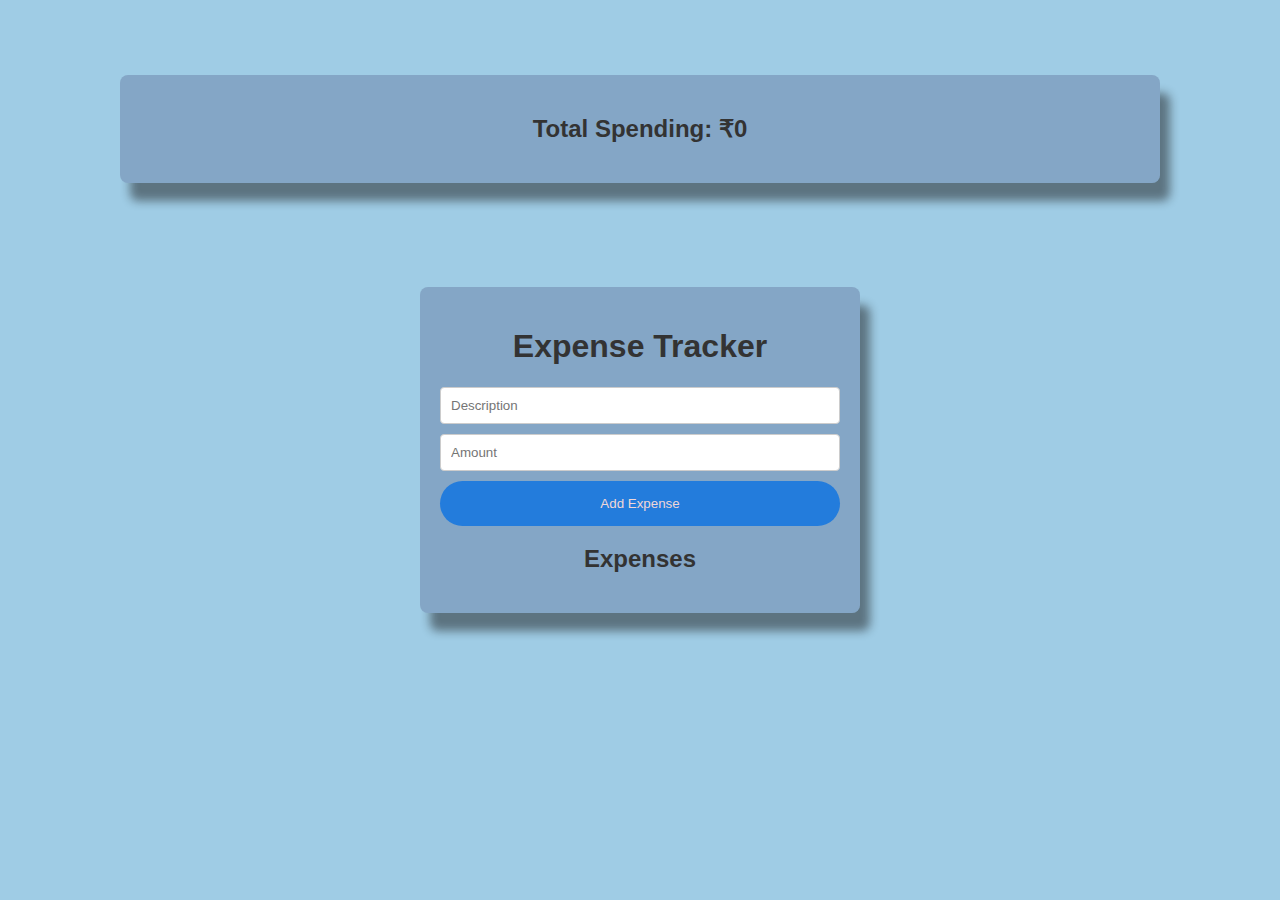
<file: JavaScript/Expense-Tracker/index.html>
<!DOCTYPE html>
<html lang="en">
<head>
    <meta charset="UTF-8">
    <meta name="viewport" content="width=device-width, initial-scale=1.0">
    <title>Expense Tracker</title>
    <link rel="stylesheet" href="style.css">
</head>
<body>
    <div class="container">
        <h1>Expense Tracker</h1>
        <form id="expense-form">
            <input type="text" id="description" placeholder="Description" required>
            <input type="number" id="amount" placeholder="Amount" required>
            <button type="submit">Add Expense</button>
        </form>
        <h2>Expenses</h2>
        <ul id="expense-list"></ul>
    </div>
    
    <script>
        document.getElementById('expense-form').addEventListener('submit', function(event) {
            event.preventDefault();
            addExpense();
        });

        function addExpense() {
            const description = document.getElementById('description').value;
            const amount = parseFloat(document.getElementById('amount').value);
            if (description && !isNaN(amount)) {
                const expenseList = document.getElementById('expense-list');
                const li = document.createElement('li');
                li.innerHTML = `
                    ${description} - ₹${amount.toFixed(2)}
                    <div>
                        <button onclick="editExpense(this)">Edit</button>
                        <button onclick="deleteExpense(this)">Delete</button>
                    </div>
                `;
                expenseList.appendChild(li);
                updateTotalSpending();
                document.getElementById('expense-form').reset();
            }
        }

        function editExpense(button) {
            const li = button.parentElement.parentElement;
            const [description, amount] = li.firstChild.textContent.split(' - ₹');
            document.getElementById('description').value = description;
            document.getElementById('amount').value = parseFloat(amount);
            deleteExpense(button);
        }

        function deleteExpense(button) {
            const li = button.parentElement.parentElement;
            li.remove();
            updateTotalSpending();
        }

        function updateTotalSpending() {
            const expenseList = document.getElementById('expense-list').children;
            let total = 0;
            for (let i = 0; i < expenseList.length; i++) {
                const amount = parseFloat(expenseList[i].firstChild.textContent.split(' - ₹')[1]);
                total += amount;
            }
            document.getElementById('total-spending').textContent = total.toFixed(2);
        }
    </script>
    <footer>
        <h2>Total Spending: ₹<span id="total-spending">0</span></h2>
    </footer>
</body>
</html>
</file>
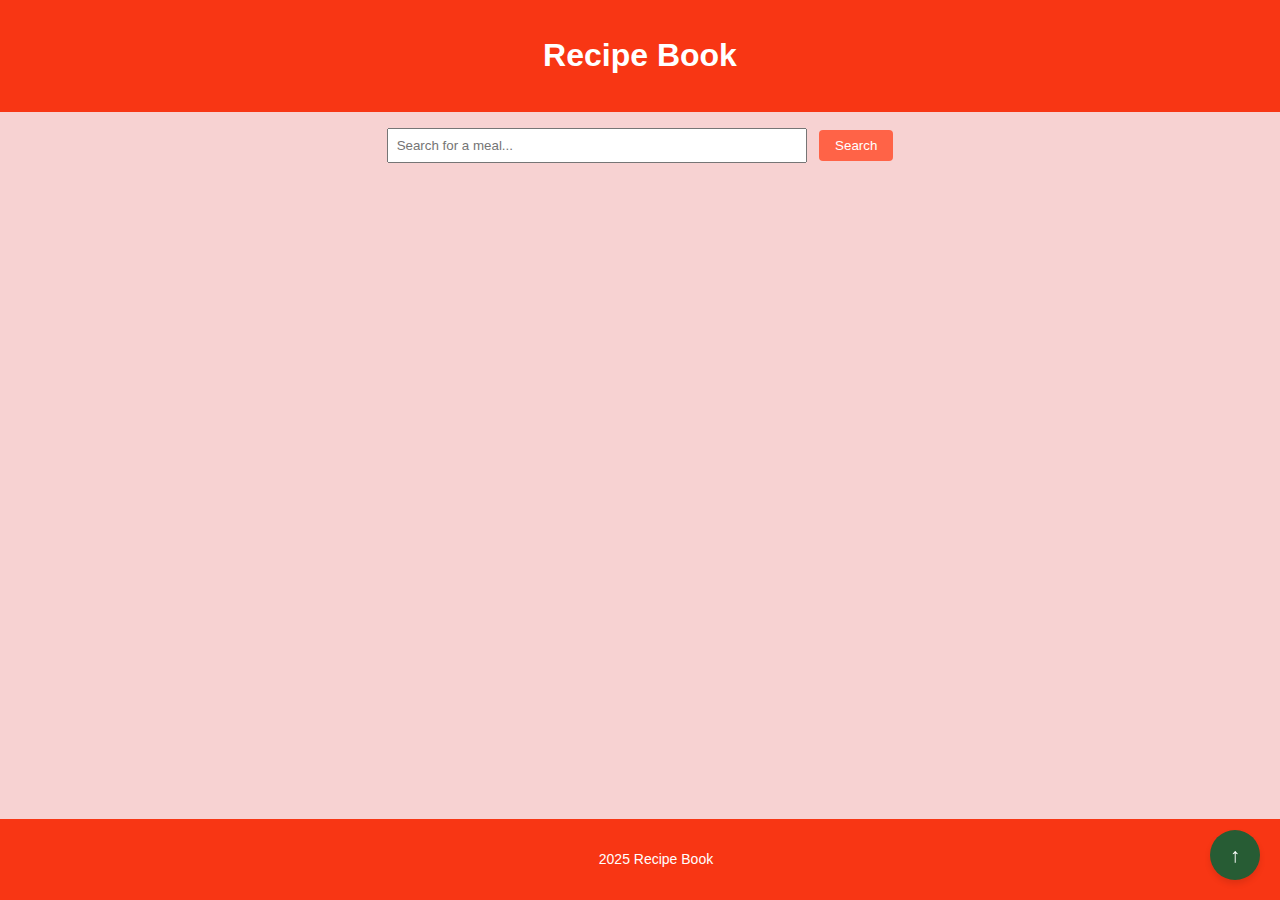
<file: JavaScript/Recipe/index.html>
<!DOCTYPE html>
<html lang="en">
<head>
    <meta charset="UTF-8">
    <meta name="viewport" content="width=device-width, initial-scale=1.0">
    <title>Recipe Book</title>
    <script src="script.js" ></script>
    <link rel="stylesheet" href="style.css">
</head>
<body>
    <header>
        <h1>Recipe Book</h1>
    </header>
    <div class="container">
        <div class="search-bar">
            <input type="text" id="search" placeholder="Search for a meal...">
            <button onclick="searchMeal()">Search</button>
        </div>
        <div id="results"></div>
    </div>
    <button id="toTopBtn" onclick="scrollToTop()">↑</button>
    <footer>
        <p style="color: white;">2025 Recipe Book</p>
    </footer>
</body>
</html>
</file>
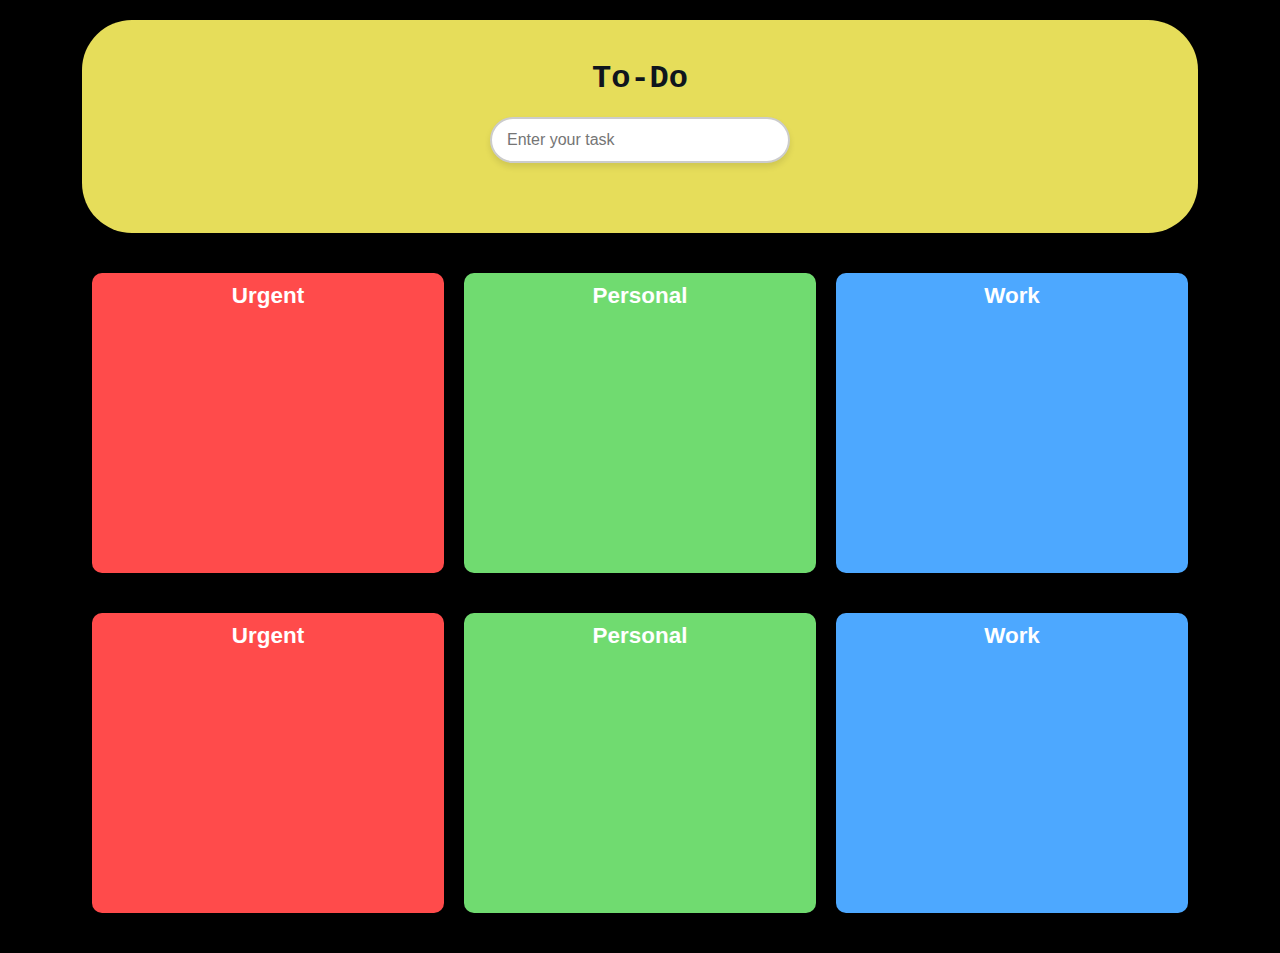
<file: JavaScript/ToDo/index.html>
<!DOCTYPE html>
<html lang="en">
<head>
    <meta charset="UTF-8" />
    <meta name="viewport" content="width=device-width, initial-scale=1.0" />
    <title>To-Do Application</title>
    <link rel="stylesheet" href="style.css" />
    <script src="script.js" defer></script>
</head>
<body>
    <div class="header"> 
        <h1>To-Do</h1>
        <div class="input-container">
            <input type="text" id="taskInput" placeholder="Enter your task" />
        </div>
    </div>
    <div id="cate" class="container">
        <button onclick="addTask('urgent')" class="category urgent" id="urgent">
            <h3>Urgent</h3>
        </button>
        <button onclick="addTask('personal')" class="category personal" id="personal">
            <h3>Personal</h3>
        </button>
        <button onclick="addTask('work')" class="category work" id="work">
            <h3>Work</h3>
        </button>
    </div>
    <div id="comp" class="comp-container">
        <div class="comp urgent" id="urgentc">
            <h3>Urgent</h3>
        </div>
        <div class="comp personal" id="personalc">
            <h3>Personal</h3>
        </div>
        <div class="comp work" id="workc">
            <h3>Work</h3>
        </div>
    </div>
</body>
</html>
</file>
<file: JavaScript/Expense-Tracker/style.css>
body {
    font-family: Arial, sans-serif;
    background-color: #9fcce5;
    margin: 0;
    padding: 0;
    display: flex;
    justify-content: center;
    align-items: center;
    height: 100vh;
}
.container {
    background: #42467647;
    padding: 20px;

    border-radius: 8px;
    box-shadow: 10px 18px 10px rgba(21, 20, 20, 0.48);
    width: 400px;
}
footer {
    background: #42467647;
    padding: 20px;
    border-radius: 8px;
    box-shadow: 10px 18px 10px rgba(21, 20, 20, 0.48);
    width: 1000px;
    text-align: center;
    margin-top: auto;
    position: absolute;
    top: 75px;
    left: 50%;
    transform: translateX(-50%);
}
h1, h2 {
    text-align: center;
    color: #333;
}
form {
    display: flex;
    flex-direction: column;
    gap: 10px;
}
input[type="text"], input[type="number"] {
    padding: 10px;
    border: 1px solid #ccc;
    border-radius: 4px;
}
button {
    padding: 15px;
    border:none;
    border-radius: 40px;
    background-color: #237cdc;
    color: #efd7d7;
    cursor: pointer;
}
button:hover {
    background-color: #2d66cf;
}
ul {
    list-style:none;
    padding: 0;
}
li {
    background: #f9f9f9;
    padding: 10px;
    border: 1px solid #ddd;
    border-radius: 4px;
    margin-bottom: 10px;
    display: flex;
    justify-content: space-between;
    align-items:center;
}
li button {
    background-color: #dc3545;
    margin-left: 10px;
}
li button:hover {
    background-color: #c82333;
    
}
</file>
<file: JavaScript/Recipe/style.css>
body {
    font-family: Arial, sans-serif;
    margin: 0;
    padding: 0;
    background-color: #f7d2d2;
}
.res-img {
    width: 100%; 
    border-radius: 8px; 
    margin-bottom: 12px;
}
h3 {
    font-family: Arial, sans-serif; 
    color: #333;
}
p {
    font-family: Arial, sans-serif; 
    color: #666; 
    font-size: 14px; 
    line-height: 1.5;
}
#res {
    border: 1px solid #ccc; 
    border-radius: 8px; 
    padding: 16px; 
    margin: 8px; 
    max-width: 300px; 
    text-align: center; 
    box-shadow: 0 4px 8px rgba(0, 0, 0, 0.1);
}
header {
    background-color: #f83614;
    color: white;
    padding: 1rem;
    text-align: center;
}
.container {
    padding: 1rem;
}
.search-bar {
    margin-bottom: 1rem;
    text-align: center;
}
.search-bar input {
    padding: 0.5rem;
    width: 70%;
    max-width: 400px;
    margin-right: 0.5rem;
}
.search-bar button {
    padding: 0.5rem 1rem;
    background-color: #ff6347;
    color: white;
    border: none;
    cursor: pointer;
    border-radius: 4px;
}
.search-bar button:hover {
    background-color: #e5533d;
}
.meal-card {
    background: white;
    border: 1px solid #ddd;
    border-radius: 8px;
    margin-bottom: 1rem;
    padding: 1rem;
    box-shadow: 0 2px 4px rgba(0, 0, 0, 0.1);
    text-align: center;
}
.meal-card img {
    border-radius: 8px;
    margin-bottom: 0.5rem;
}
footer {
    text-align: center;
    padding: 1rem;
    background-color: #f83614;
    color: white;
    position: fixed;
    bottom: 0;
    width: 100%;
}
#results {
    display: grid;
    grid-template-columns: repeat(auto-fit, minmax(250px, 1fr));
    gap: 1rem;
}
#toTopBtn {
    position: fixed;
    bottom: 20px;
    right: 20px;
    width: 50px;
    height: 50px;
    border: none;
    border-radius: 50%;
    background-color: #275c34;
    color: white;
    font-size: 20px;
    cursor: pointer;
    box-shadow: 0 4px 6px rgba(0, 0, 0, 0.1);
    z-index: 1000; /* Ensure it stays above other elements */
}

#toTopBtn:hover {
    background-color: #0056b3;
}
</file>
<file: JavaScript/ToDo/style.css>
@media (max-width: 768px) {
    .container, .comp-container {
        flex-direction: column;
        height: auto; /* Adjust height for vertical stacking */
    }

    .urgent, .personal, .work {
        margin: 10px 0; /* Add spacing between sections */
        width: 100%; /* Ensure full width for mobile view */
    }

    .input-container {
        flex-direction: column;
        align-items: center;
    }

    input, select, button {
        width: 100%; /* Full width for inputs and buttons */
    }
}


* {
    margin: 0;
    padding: 0;
    box-sizing: border-box;
    font-family: Arial, sans-serif;
}

h1 {
    font-family: 'Courier New', Courier, monospace;
    color: #0f151d;
    font-size: 2rem;
    font-weight: bold;
    margin-top: -30px;
    padding-bottom: 20px;
}

body {
    background-color: #000;
    display: flex;
    flex-direction: column;
    align-items: center;
    justify-content: flex-start;
    min-height: 100vh;
    padding: 20px;
    color: #333;
    font-size: 16px;
}

.header {
    width: 90%;
    background-color: #e6dd5a;
    padding: 70px;
    text-align: center;
    border-radius: 50px;
    margin-bottom: 20px;
    color: #fff;
    font-size: 1.5rem;
    font-weight: bold;
}

.input-container input {
    width: 300px;
    padding: 12px 15px;
    font-size: 16px;
    border: 2px solid #ccc;
    border-radius: 25px;
    outline: none;
    transition: 0.3s ease;
    box-shadow: 0 4px 6px rgba(0, 0, 0, 0.1);
    color: #333;
    background-color: #fff;
}

.input-container input:focus {
    border-color: #6c63ff;
    box-shadow: 0 0 8px rgba(108, 99, 255, 0.5);
    background-color: #f9f9f9;
}

button {
    background-color: #0056b3;
    color: #fff;
    border: none;
    cursor: pointer;
    font-size: 16px;
    font-weight: bold;
    padding: 12px 20px;
    border-radius: 25px;
    transition: 0.3s ease;
}

button:hover {
    background-color: #003d80;
}

.category {
    flex: 1;
    padding: 20px;
    color: #fff;
    font-size: 18px;
    text-align: center;
    border-radius: 10px;
    overflow-y: auto;
    max-height: 400px;
}

.task {
    background-color: rgba(255, 255, 255, 0.9);
    margin: 10px 0;
    padding: 10px;
    border-radius: 5px;
    color: #333;
    font-size: 16px;
    width: 90%;
    box-shadow: 0 2px 4px rgba(0, 0, 0, 0.1);
    word-wrap: break-word;
    overflow-wrap: break-word;
}

.container, .comp-container {
    display: flex;
    justify-content: space-between;
    align-items: center;
    width: 90%;
    margin: 20px auto;
    height: 300px;
}

.urgent, .personal, .work {
    flex: 1;
    margin: 0 10px;
    display: flex;
    flex-direction: column;
    justify-content: flex-start;
    align-items: center;
    border-radius: 10px;
    color: #fff;
    font-size: 1.2rem;
    height: 100%;
    overflow-y: auto;
    padding: 10px;
}

.urgent {
    background-color: #ff4b4b;
}

.personal {
    background-color: #70db70;
}

.work {
    background-color: #4da8ff;
}

/* @media (max-width: 768px) {
    .container {
        flex-direction: column;
    }

    .input-container {
        flex-direction: column;
        align-items: center;
    }

    input, select, button {
        width: 100%;
    }
} */
</file>
